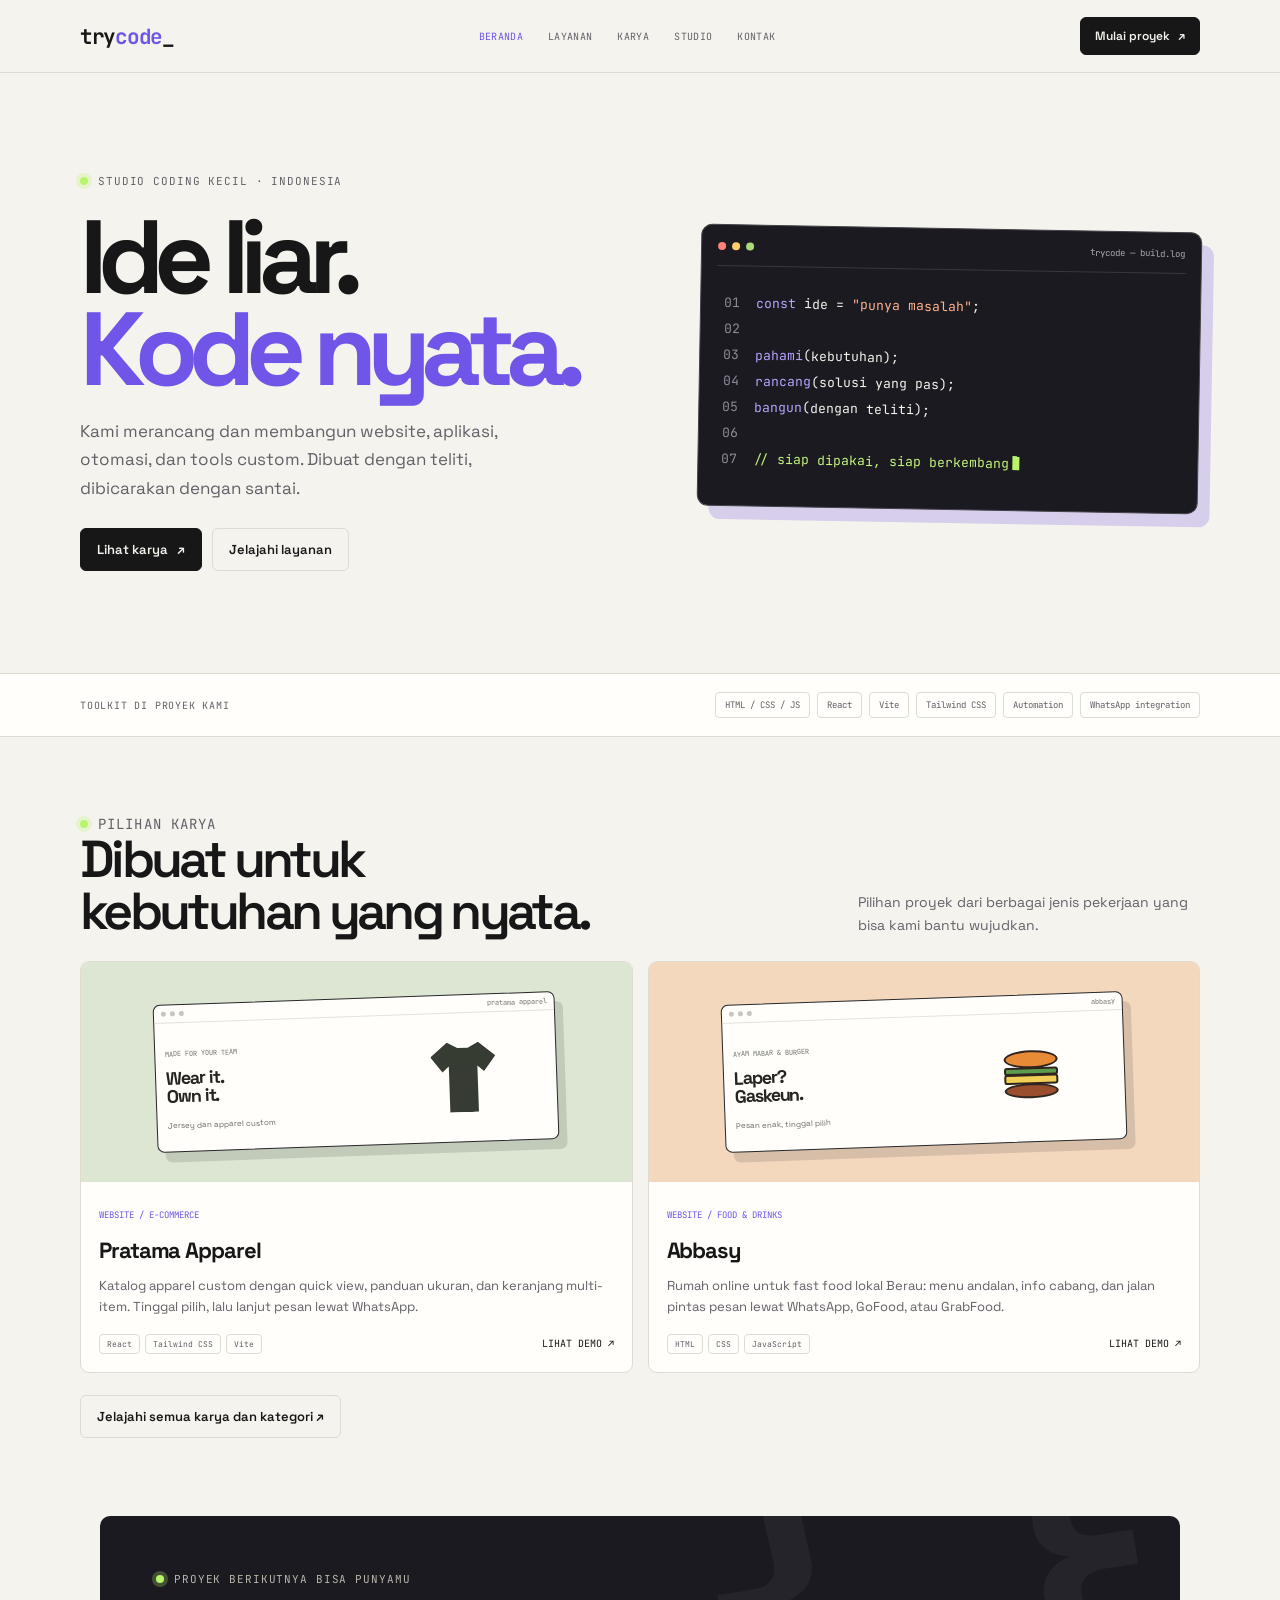
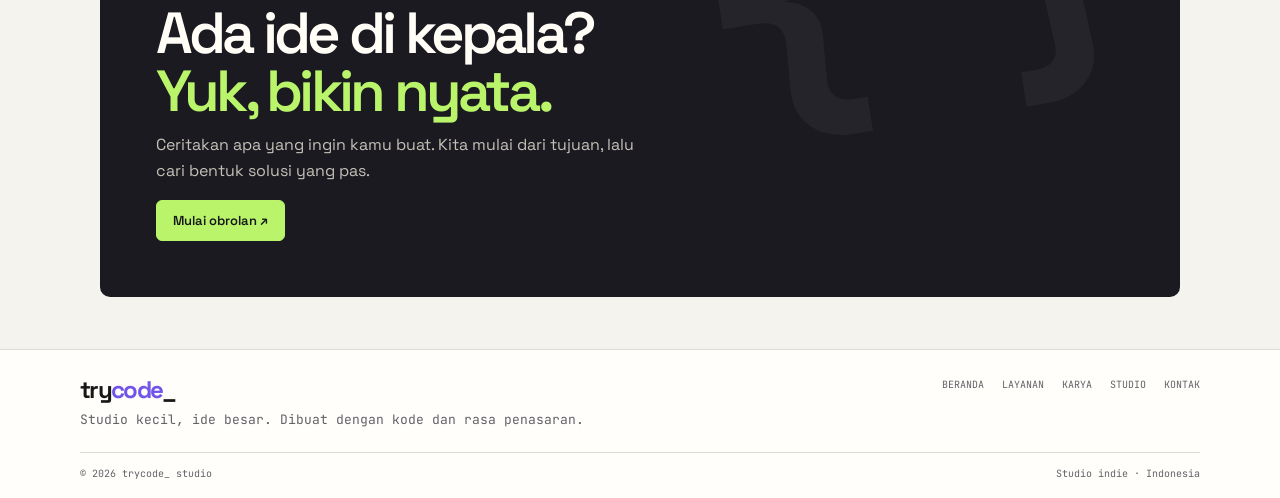
<file: index.html>
<!doctype html>
<html lang="id">
  <head>
    <meta charset="utf-8" />
    <meta name="viewport" content="width=device-width, initial-scale=1, viewport-fit=cover" />
    <title>trycode_ studio | Ide jadi nyata</title>
    <meta name="description" content="Studio coding independen untuk website, aplikasi, otomasi, dan tools custom. Ide kamu, kita coba jadikan nyata." />
    <link rel="icon" href="favicon/favicon.ico" />
    <link rel="preconnect" href="https://fonts.googleapis.com" />
    <link rel="preconnect" href="https://fonts.gstatic.com" crossorigin />
    <link href="https://fonts.googleapis.com/css2?family=JetBrains+Mono:wght@400;500;700&family=Space+Grotesk:wght@400;500;600;700&display=swap" rel="stylesheet" />
    <link rel="stylesheet" href="studio-pages.css" />
    <link rel="stylesheet" href="home.css" />
    <link rel="stylesheet" href="site-shell.css" />
  </head>
  <body>
    <header class="site-header">
      <div class="site-shell site-header-inner">
        <a class="site-brand" href="index.html" aria-label="trycode studio, beranda">try<b>code</b>_</a>
        <nav class="site-nav" aria-label="Navigasi utama">
          <a href="index.html" aria-current="page">BERANDA</a>
          <a href="layanan.html">LAYANAN</a>
          <a href="portfolio.html">KARYA</a>
          <a href="studio.html">STUDIO</a>
          <a href="kontak.html">KONTAK</a>
        </nav>
        <a class="site-action" href="kontak.html">Mulai proyek <span aria-hidden="true">↗</span></a>
      </div>
    </header>
    <main>
      <section class="home-hero site-shell">
        <div class="home-hero-copy">
          <p class="home-kicker">Studio coding kecil · Indonesia</p>
          <h1 class="home-title">Ide liar.<br /><em>Kode nyata.</em></h1>
          <p class="home-intro">Kami merancang dan membangun website, aplikasi, otomasi, dan tools custom. Dibuat dengan teliti, dibicarakan dengan santai.</p>
          <div class="home-cta">
            <a class="home-btn" href="portfolio.html">Lihat karya <span aria-hidden="true">↗</span></a>
            <a class="home-btn secondary" href="layanan.html">Jelajahi layanan</a>
          </div>
        </div>
        <div class="studio-console" aria-label="Contoh alur kerja trycode studio" role="img">
          <div class="console-top"><i></i><i></i><i></i><span>trycode — build.log</span></div>
          <div class="console-code"><span class="code-muted">01</span>  <span class="code-violet">const</span> ide = <span class="code-peach">"punya masalah"</span>;
<span class="code-muted">02</span>
<span class="code-muted">03</span>  <span class="code-violet">pahami</span>(kebutuhan);
<span class="code-muted">04</span>  <span class="code-violet">rancang</span>(solusi yang pas);
<span class="code-muted">05</span>  <span class="code-violet">bangun</span>(dengan teliti);
<span class="code-muted">06</span>
<span class="code-muted">07</span>  <span class="code-mint">// siap dipakai, siap berkembang</span><span class="console-cursor"></span></div>
        </div>
      </section>

      <section class="skill-strip" aria-label="Teknologi yang digunakan dalam karya">
        <div class="site-shell skill-strip-inner">
          <span class="skill-label">Toolkit di proyek kami</span>
          <div class="skill-list"><span>HTML / CSS / JS</span><span>React</span><span>Vite</span><span>Tailwind CSS</span><span>Automation</span><span>WhatsApp integration</span></div>
        </div>
      </section>

      <section class="home-work site-shell" aria-labelledby="selected-work">
        <div class="home-section-head"><div><p class="eyebrow"><span class="dot"></span> PILIHAN KARYA</p><h2 id="selected-work">Dibuat untuk kebutuhan yang nyata.</h2></div><p>Pilihan proyek dari berbagai jenis pekerjaan yang bisa kami bantu wujudkan.</p></div>
        <div class="home-projects" id="home-projects" aria-live="polite"></div>
        <div style="margin-top:22px"><a class="home-btn secondary" href="portfolio.html">Jelajahi semua karya dan kategori ↗</a></div>
      </section>

      <section class="home-end site-shell site-cta">
        <p class="home-kicker">PROYEK BERIKUTNYA BISA PUNYAMU</p>
        <h2>Ada ide di kepala?<br /><em>Yuk, bikin nyata.</em></h2>
        <p>Ceritakan apa yang ingin kamu buat. Kita mulai dari tujuan, lalu cari bentuk solusi yang pas.</p>
        <a class="home-btn" href="kontak.html">Mulai obrolan ↗</a>
      </section>
    </main>
    <footer class="site-footer">
      <div class="site-shell site-footer-inner">
        <div class="site-footer-main">
          <div><a class="site-footer-brand" href="index.html">try<b>code</b>_</a><p class="site-footer-note">Studio kecil, ide besar. Dibuat dengan kode dan rasa penasaran.</p></div>
          <nav class="site-footer-nav" aria-label="Navigasi footer"><a href="index.html">BERANDA</a><a href="layanan.html">LAYANAN</a><a href="portfolio.html">KARYA</a><a href="studio.html">STUDIO</a><a href="kontak.html">KONTAK</a></nav>
        </div>
        <div class="site-footer-bottom"><span>© <span class="year">2026</span> trycode_ studio</span><span>Studio indie · Indonesia</span></div>
      </div>
    </footer>
    <script src="projects.js"></script>
    <script>document.querySelectorAll('.year').forEach(function(el){el.textContent=new Date().getFullYear()})</script>
  </body>
</html>
</file>
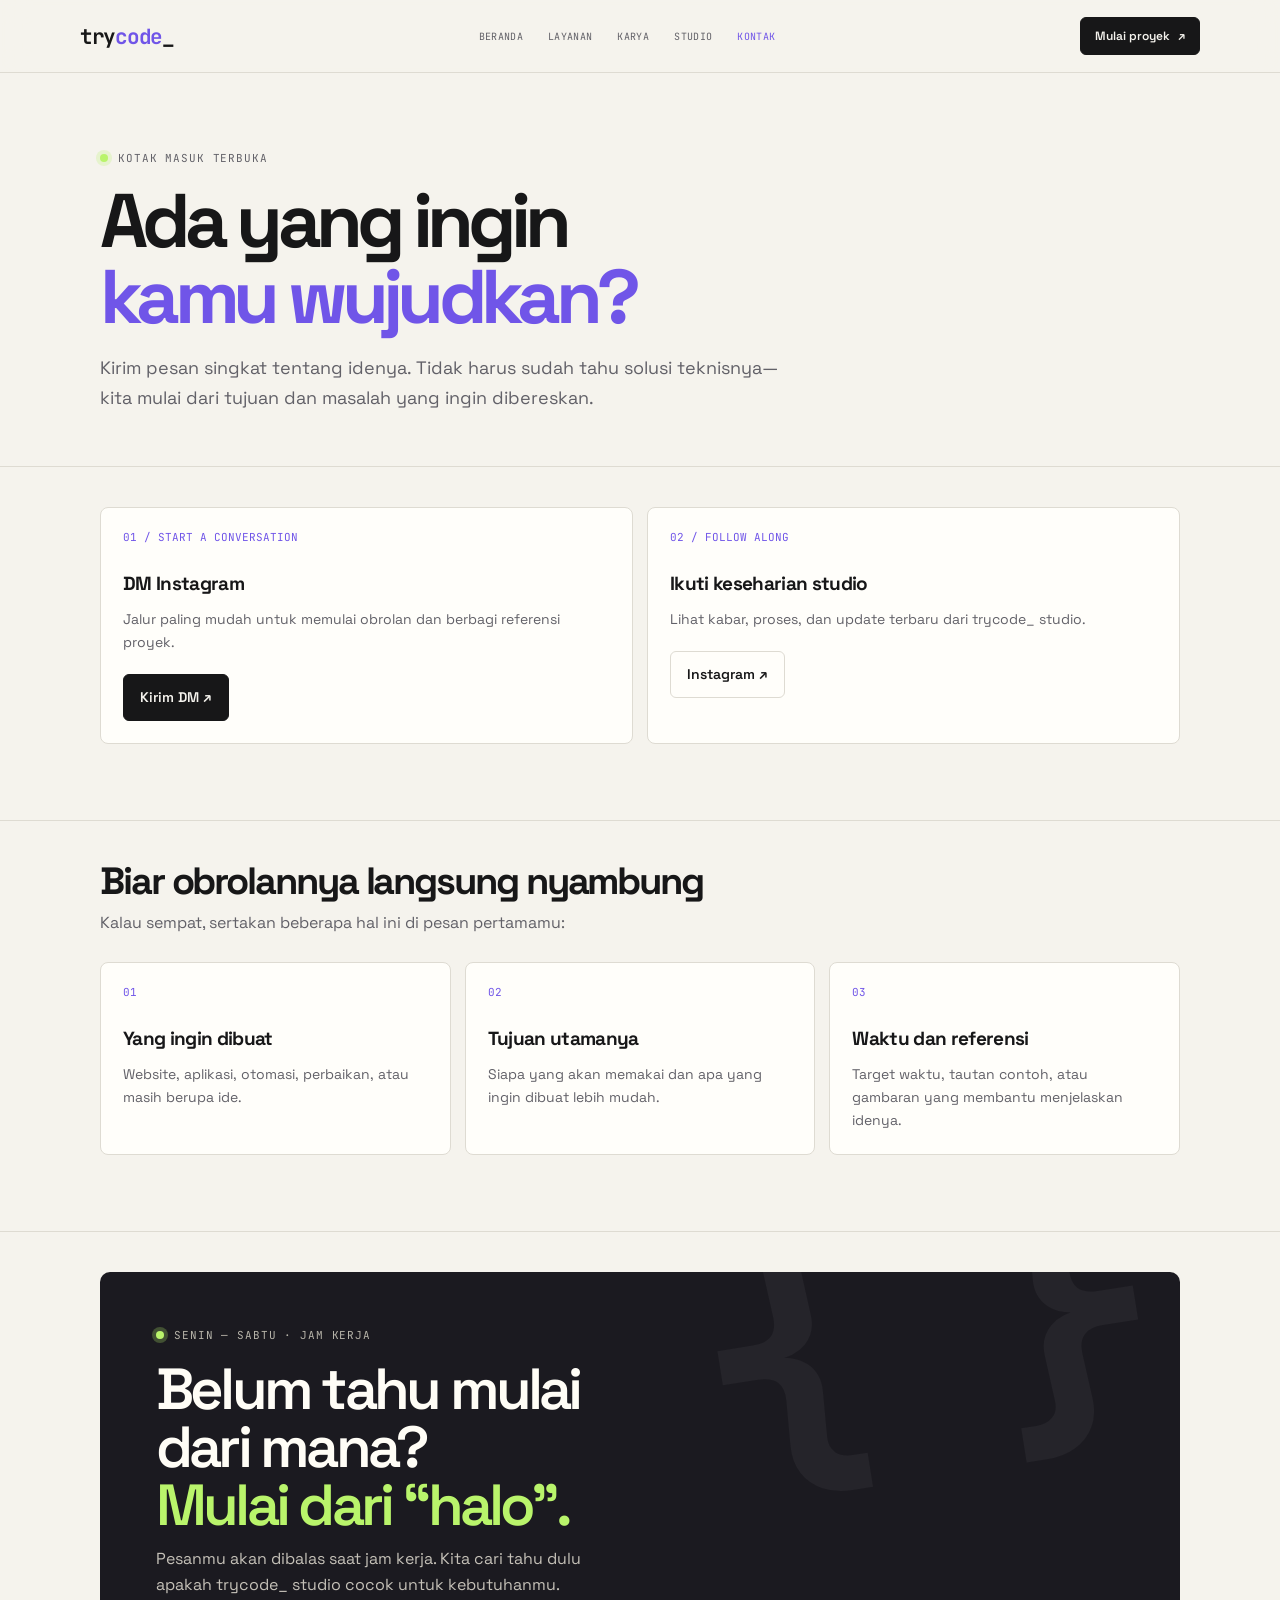
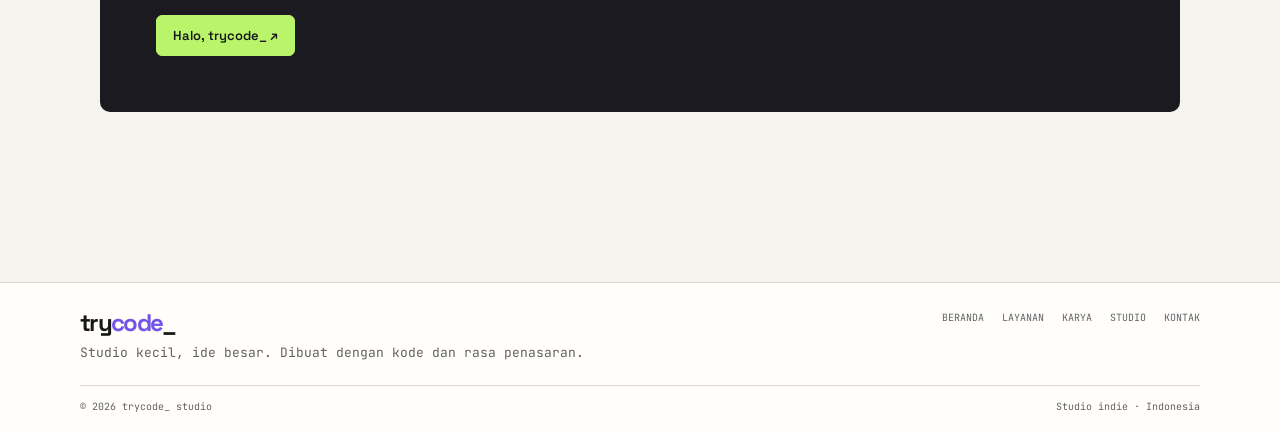
<file: kontak.html>
<!doctype html>
<html lang="id"><head><meta charset="utf-8"/><meta name="viewport" content="width=device-width,initial-scale=1,viewport-fit=cover"/><meta name="description" content="Hubungi trycode_ studio untuk membicarakan website, aplikasi, otomasi, perbaikan, dan kebutuhan coding custom."/><title>Kontak | trycode_ studio</title><link rel="icon" href="favicon/favicon.ico"/><link rel="preconnect" href="https://fonts.googleapis.com"/><link rel="preconnect" href="https://fonts.gstatic.com" crossorigin/><link href="https://fonts.googleapis.com/css2?family=JetBrains+Mono:wght@400;500;700&family=Space+Grotesk:wght@400;500;600;700&display=swap" rel="stylesheet"/><link rel="stylesheet" href="studio-pages.css"/><link rel="stylesheet" href="site-shell.css"/></head>
<body><header class="site-header"><div class="site-shell site-header-inner"><a class="site-brand" href="index.html">try<b>code</b>_</a><nav class="site-nav" aria-label="Navigasi utama"><a href="index.html">BERANDA</a><a href="layanan.html">LAYANAN</a><a href="portfolio.html">KARYA</a><a href="studio.html">STUDIO</a><a href="kontak.html" aria-current="page">KONTAK</a></nav><a class="site-action" href="kontak.html">Mulai proyek <span aria-hidden="true">↗</span></a></div></header>
<main><section class="page-hero wrap"><p class="eyebrow"><span class="dot"></span> KOTAK MASUK TERBUKA</p><h1>Ada yang ingin<br/><em>kamu wujudkan?</em></h1><p class="page-lead">Kirim pesan singkat tentang idenya. Tidak harus sudah tahu solusi teknisnya—kita mulai dari tujuan dan masalah yang ingin dibereskan.</p></section>
<section class="section"><div class="wrap grid-2"><article class="panel"><span class="service-number">01 / START A CONVERSATION</span><h3>DM Instagram</h3><p>Jalur paling mudah untuk memulai obrolan dan berbagi referensi proyek.</p><p style="margin-top:20px"><a class="button" href="https://ig.me/m/trycode_studio" target="_blank" rel="noopener">Kirim DM ↗</a></p></article><article class="panel"><span class="service-number">02 / FOLLOW ALONG</span><h3>Ikuti keseharian studio</h3><p>Lihat kabar, proses, dan update terbaru dari trycode_ studio.</p><p style="margin-top:20px"><a class="button outline" href="https://instagram.com/trycode_studio" target="_blank" rel="noopener">Instagram ↗</a></p></article></div></section>
<section class="section"><div class="wrap"><div class="section-heading"><h2>Biar obrolannya langsung nyambung</h2><p>Kalau sempat, sertakan beberapa hal ini di pesan pertamamu:</p></div><div class="grid-3"><article class="panel"><span class="service-number">01</span><h3>Yang ingin dibuat</h3><p>Website, aplikasi, otomasi, perbaikan, atau masih berupa ide.</p></article><article class="panel"><span class="service-number">02</span><h3>Tujuan utamanya</h3><p>Siapa yang akan memakai dan apa yang ingin dibuat lebih mudah.</p></article><article class="panel"><span class="service-number">03</span><h3>Waktu dan referensi</h3><p>Target waktu, tautan contoh, atau gambaran yang membantu menjelaskan idenya.</p></article></div></div></section>
<section class="section"><div class="wrap callout site-cta"><p class="eyebrow"><span class="dot"></span> SENIN — SABTU · JAM KERJA</p><h2>Belum tahu mulai dari mana?<br/><em>Mulai dari “halo”.</em></h2><p>Pesanmu akan dibalas saat jam kerja. Kita cari tahu dulu apakah trycode_ studio cocok untuk kebutuhanmu.</p><a class="button" href="https://ig.me/m/trycode_studio" target="_blank" rel="noopener">Halo, trycode_ ↗</a></div></section></main>
<footer class="site-footer"><div class="site-shell site-footer-inner"><div class="site-footer-main"><div><a class="site-footer-brand" href="index.html">try<b>code</b>_</a><p class="site-footer-note">Studio kecil, ide besar. Dibuat dengan kode dan rasa penasaran.</p></div><nav class="site-footer-nav" aria-label="Navigasi footer"><a href="index.html">BERANDA</a><a href="layanan.html">LAYANAN</a><a href="portfolio.html">KARYA</a><a href="studio.html">STUDIO</a><a href="kontak.html">KONTAK</a></nav></div><div class="site-footer-bottom"><span>© <span class="year">2026</span> trycode_ studio</span><span>Studio indie · Indonesia</span></div></div></footer><script>document.querySelectorAll('.year').forEach(function(el){el.textContent=new Date().getFullYear()})</script></body></html>
</file>
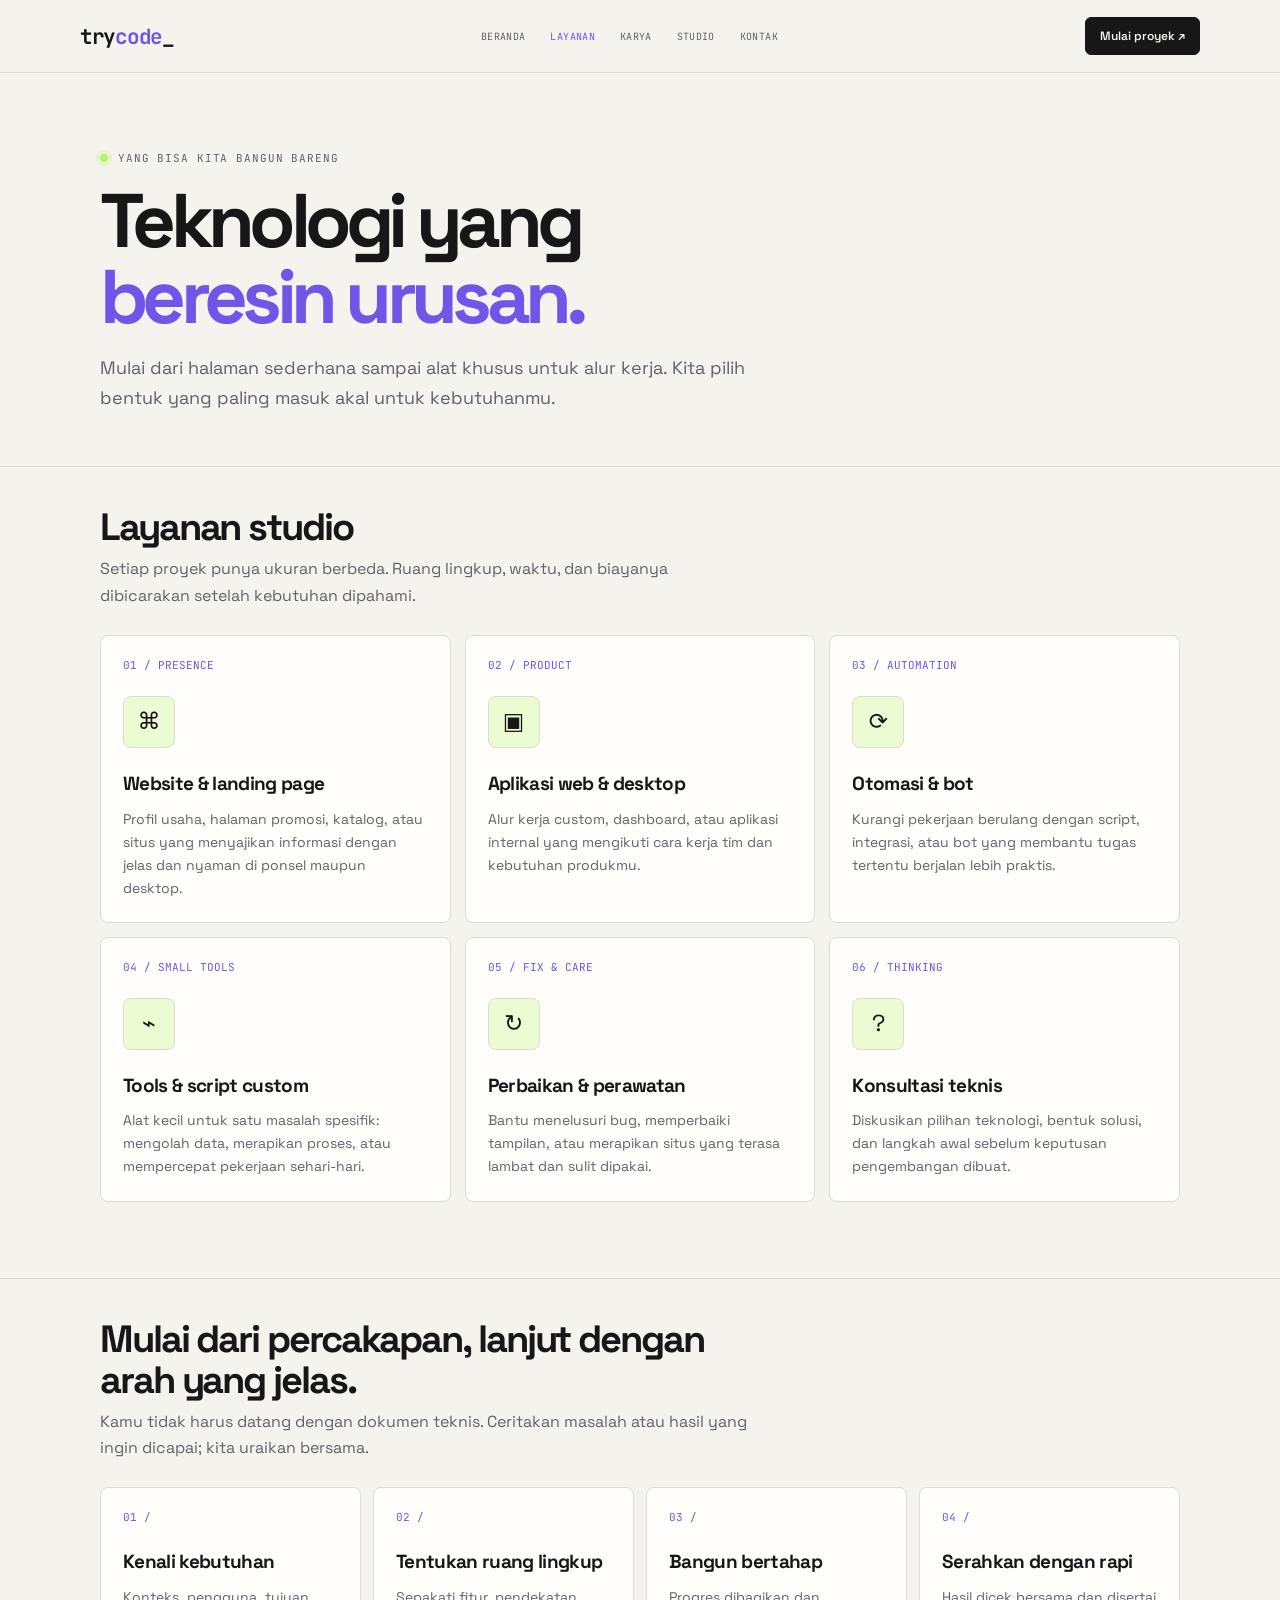
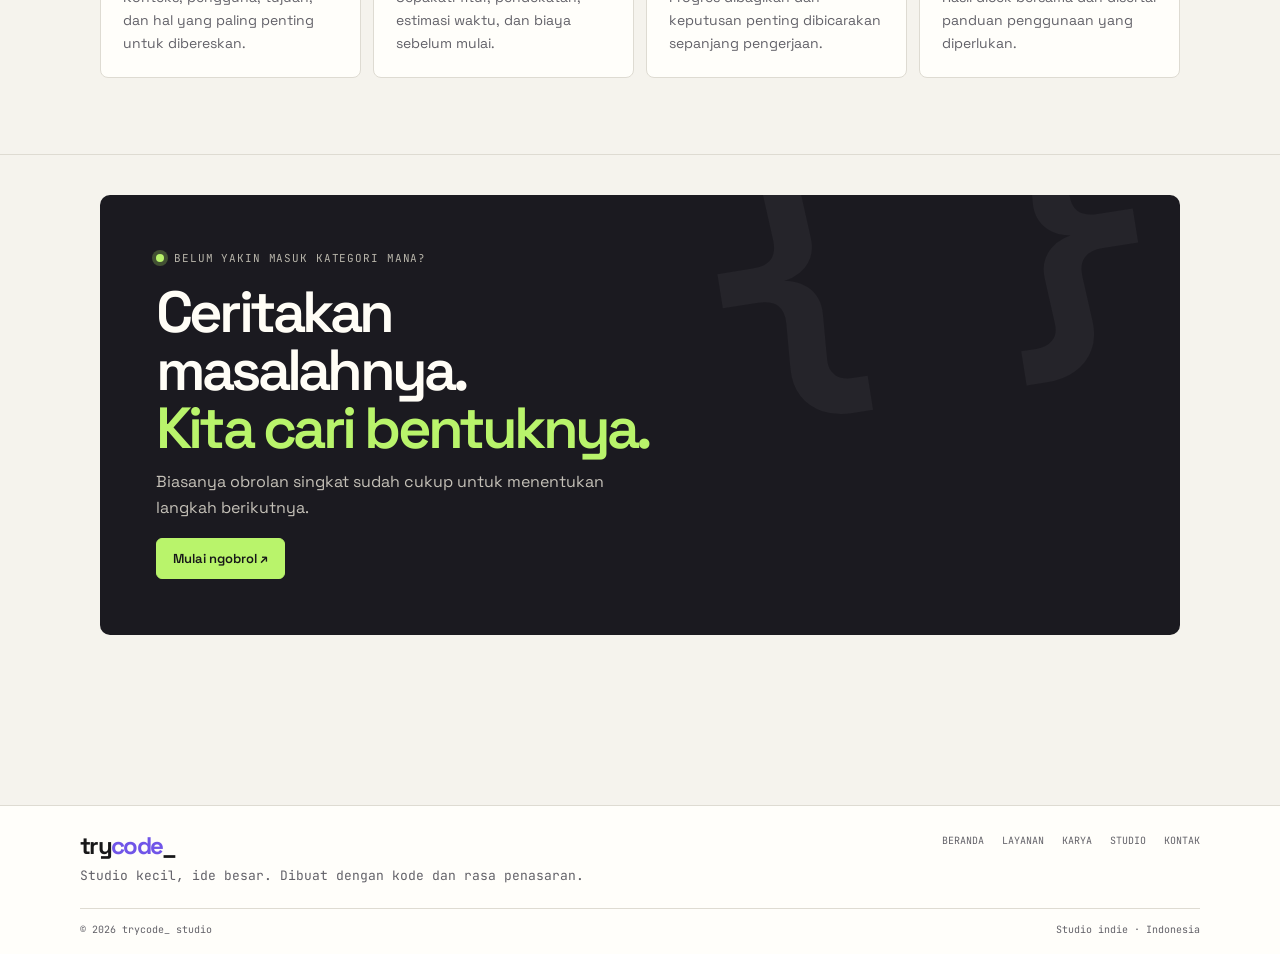
<file: layanan.html>
<!doctype html>
<html lang="id"><head><meta charset="utf-8"/><meta name="viewport" content="width=device-width,initial-scale=1,viewport-fit=cover"/><meta name="description" content="Layanan trycode_ studio: website, aplikasi, otomasi, tools custom, perbaikan, dan konsultasi teknis."/><title>Layanan | trycode_ studio</title><link rel="icon" href="favicon/favicon.ico"/><link rel="preconnect" href="https://fonts.googleapis.com"/><link rel="preconnect" href="https://fonts.gstatic.com" crossorigin/><link href="https://fonts.googleapis.com/css2?family=JetBrains+Mono:wght@400;500;700&family=Space+Grotesk:wght@400;500;600;700&display=swap" rel="stylesheet"/><link rel="stylesheet" href="studio-pages.css"/><link rel="stylesheet" href="site-shell.css"/></head>
<body><header class="site-header"><div class="site-shell site-header-inner"><a class="site-brand" href="index.html">try<b>code</b>_</a><nav class="site-nav" aria-label="Navigasi utama"><a href="index.html">BERANDA</a><a href="layanan.html" aria-current="page">LAYANAN</a><a href="portfolio.html">KARYA</a><a href="studio.html">STUDIO</a><a href="kontak.html">KONTAK</a></nav><a class="site-action" href="kontak.html">Mulai proyek ↗</a></div></header>
<main><section class="page-hero wrap"><p class="eyebrow"><span class="dot"></span> YANG BISA KITA BANGUN BARENG</p><h1>Teknologi yang<br/><em>beresin urusan.</em></h1><p class="page-lead">Mulai dari halaman sederhana sampai alat khusus untuk alur kerja. Kita pilih bentuk yang paling masuk akal untuk kebutuhanmu.</p></section>
<section class="section"><div class="wrap"><div class="section-heading"><h2>Layanan studio</h2><p>Setiap proyek punya ukuran berbeda. Ruang lingkup, waktu, dan biayanya dibicarakan setelah kebutuhan dipahami.</p></div><div class="grid-3">
<article class="panel"><span class="service-number">01 / PRESENCE</span><div class="service-symbol" aria-hidden="true">⌘</div><h3>Website &amp; landing page</h3><p>Profil usaha, halaman promosi, katalog, atau situs yang menyajikan informasi dengan jelas dan nyaman di ponsel maupun desktop.</p></article>
<article class="panel"><span class="service-number">02 / PRODUCT</span><div class="service-symbol" aria-hidden="true">▣</div><h3>Aplikasi web &amp; desktop</h3><p>Alur kerja custom, dashboard, atau aplikasi internal yang mengikuti cara kerja tim dan kebutuhan produkmu.</p></article>
<article class="panel"><span class="service-number">03 / AUTOMATION</span><div class="service-symbol" aria-hidden="true">⟳</div><h3>Otomasi &amp; bot</h3><p>Kurangi pekerjaan berulang dengan script, integrasi, atau bot yang membantu tugas tertentu berjalan lebih praktis.</p></article>
<article class="panel"><span class="service-number">04 / SMALL TOOLS</span><div class="service-symbol" aria-hidden="true">⌁</div><h3>Tools &amp; script custom</h3><p>Alat kecil untuk satu masalah spesifik: mengolah data, merapikan proses, atau mempercepat pekerjaan sehari-hari.</p></article>
<article class="panel"><span class="service-number">05 / FIX &amp; CARE</span><div class="service-symbol" aria-hidden="true">↻</div><h3>Perbaikan &amp; perawatan</h3><p>Bantu menelusuri bug, memperbaiki tampilan, atau merapikan situs yang terasa lambat dan sulit dipakai.</p></article>
<article class="panel"><span class="service-number">06 / THINKING</span><div class="service-symbol" aria-hidden="true">?</div><h3>Konsultasi teknis</h3><p>Diskusikan pilihan teknologi, bentuk solusi, dan langkah awal sebelum keputusan pengembangan dibuat.</p></article>
</div></div></section>
<section class="section"><div class="wrap"><div class="section-heading"><h2>Mulai dari percakapan, lanjut dengan arah yang jelas.</h2><p>Kamu tidak harus datang dengan dokumen teknis. Ceritakan masalah atau hasil yang ingin dicapai; kita uraikan bersama.</p></div><div class="list-steps"><article class="panel step"><h3>Kenali kebutuhan</h3><p>Konteks, pengguna, tujuan, dan hal yang paling penting untuk dibereskan.</p></article><article class="panel step"><h3>Tentukan ruang lingkup</h3><p>Sepakati fitur, pendekatan, estimasi waktu, dan biaya sebelum mulai.</p></article><article class="panel step"><h3>Bangun bertahap</h3><p>Progres dibagikan dan keputusan penting dibicarakan sepanjang pengerjaan.</p></article><article class="panel step"><h3>Serahkan dengan rapi</h3><p>Hasil dicek bersama dan disertai panduan penggunaan yang diperlukan.</p></article></div></div></section>
<section class="section"><div class="wrap callout site-cta"><p class="eyebrow"><span class="dot"></span> BELUM YAKIN MASUK KATEGORI MANA?</p><h2>Ceritakan masalahnya.<br/><em>Kita cari bentuknya.</em></h2><p>Biasanya obrolan singkat sudah cukup untuk menentukan langkah berikutnya.</p><a class="button" href="kontak.html">Mulai ngobrol ↗</a></div></section></main>
<footer class="site-footer"><div class="site-shell site-footer-inner"><div class="site-footer-main"><div><a class="site-footer-brand" href="index.html">try<b>code</b>_</a><p class="site-footer-note">Studio kecil, ide besar. Dibuat dengan kode dan rasa penasaran.</p></div><nav class="site-footer-nav" aria-label="Navigasi footer"><a href="index.html">BERANDA</a><a href="layanan.html">LAYANAN</a><a href="portfolio.html">KARYA</a><a href="studio.html">STUDIO</a><a href="kontak.html">KONTAK</a></nav></div><div class="site-footer-bottom"><span>© <span class="year">2026</span> trycode_ studio</span><span>Studio indie · Indonesia</span></div></div></footer><script>document.querySelectorAll('.year').forEach(function(el){el.textContent=new Date().getFullYear()})</script></body></html>
</file>
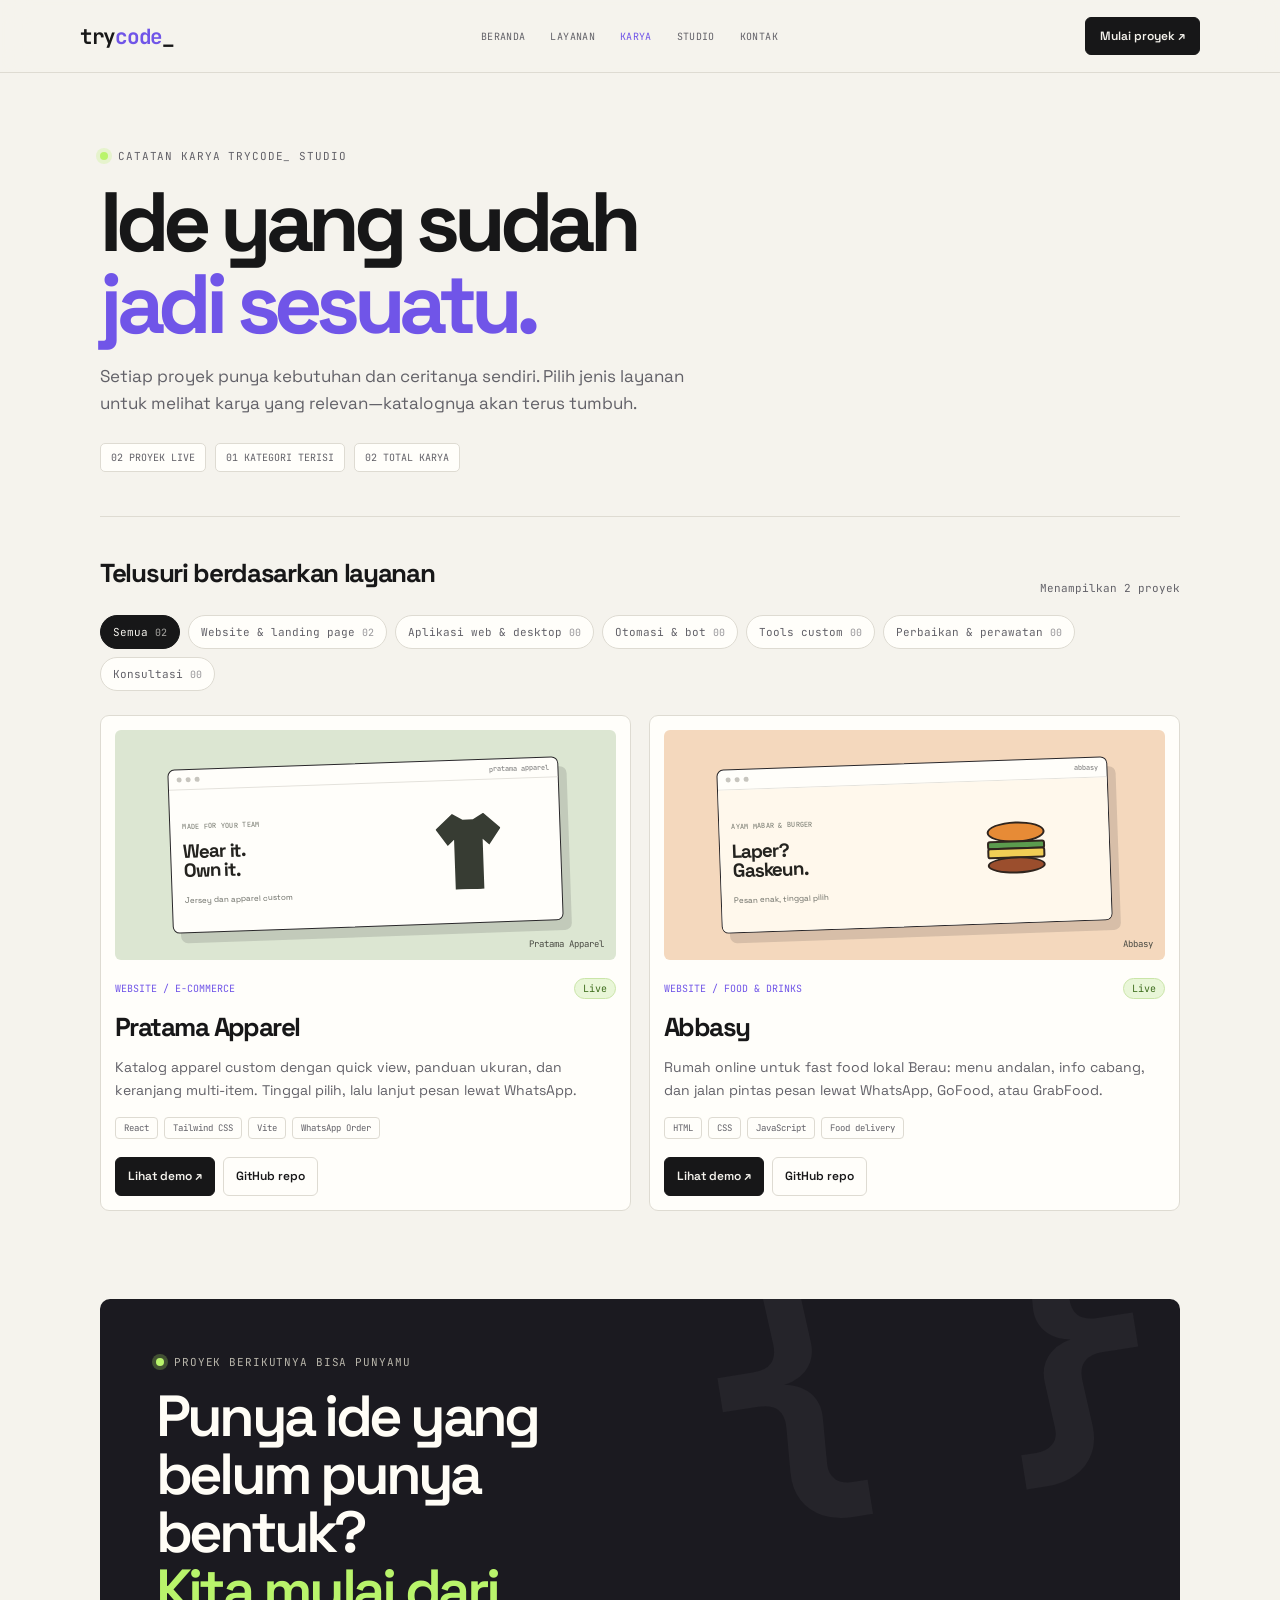
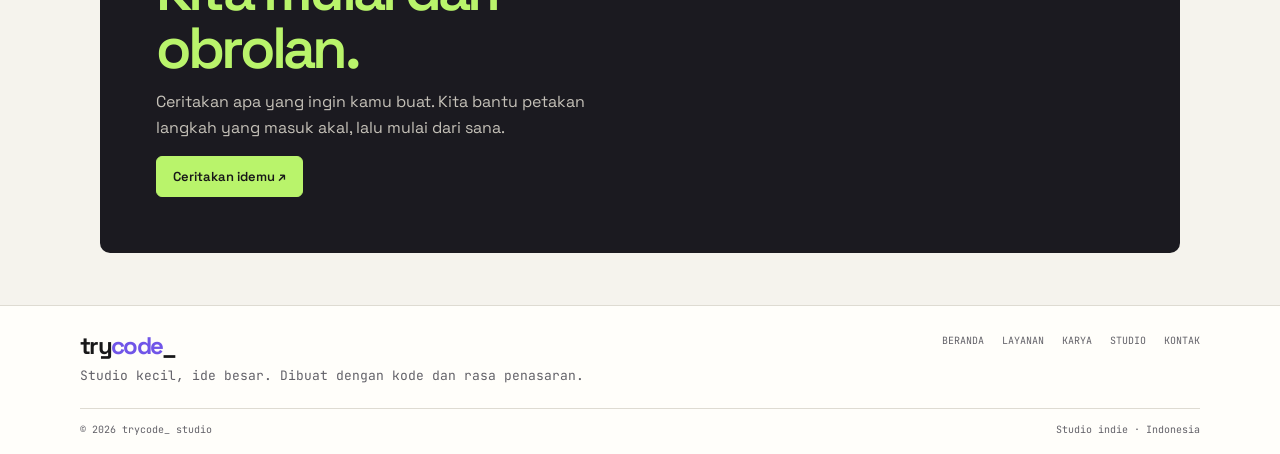
<file: portfolio.html>
<!doctype html>
<html lang="id">
  <head>
    <meta charset="utf-8" />
    <meta name="viewport" content="width=device-width, initial-scale=1, viewport-fit=cover" />
    <meta name="description" content="Jelajahi karya trycode_ studio berdasarkan jenis layanan: website, landing page, aplikasi, otomasi, dan tools custom." />
    <title>Karya & Proyek | trycode_ studio</title>
    <link rel="icon" type="image/x-icon" href="favicon/favicon.ico" />
    <link rel="preconnect" href="https://fonts.googleapis.com" />
    <link rel="preconnect" href="https://fonts.gstatic.com" crossorigin />
    <link href="https://fonts.googleapis.com/css2?family=JetBrains+Mono:wght@400;500;700&family=Space+Grotesk:wght@400;500;600;700&display=swap" rel="stylesheet" />
    <style>
      :root { color-scheme:light dark; --bg:#f5f3ed; --surface:#fffefa; --ink:#171718; --muted:#626168; --line:#dedbd2; --violet:#7055e8; --mint:#b9f46b; box-sizing:border-box; }
      @media(prefers-color-scheme:dark){:root{--bg:#151515;--surface:#20201f;--ink:#f4f1e9;--muted:#aaa79e;--line:#393834;--violet:#b5a5ff;--mint:#b9f46b;color-scheme:dark}}
      *{box-sizing:inherit} html{scroll-behavior:smooth} body{margin:0;background:var(--bg);background-image:radial-gradient(var(--line) .7px,transparent .7px);background-size:20px 20px;color:var(--ink);font:16px/1.6 "Space Grotesk",system-ui,sans-serif} a{color:inherit} a:focus-visible,button:focus-visible{outline:3px solid var(--mint);outline-offset:3px}.wrap{width:min(1080px,calc(100% - 40px));margin:auto}.mono{font-family:"JetBrains Mono",monospace}
      header{position:sticky;top:0;z-index:5;background:color-mix(in srgb,var(--bg) 88%,transparent);backdrop-filter:blur(14px);border-bottom:1px solid var(--line)}header .wrap{height:68px;display:flex;align-items:center;justify-content:space-between}.logo{font:700 21px "JetBrains Mono",monospace;letter-spacing:-.5px;text-decoration:none;color:var(--ink)}.logo b{color:var(--violet)}.nav{display:flex;gap:22px}.nav a{font:11px "JetBrains Mono",monospace;text-decoration:none;color:var(--muted)}.nav a:hover{color:var(--violet)}.button{display:inline-flex;align-items:center;justify-content:center;gap:8px;padding:11px 16px;border:1px solid var(--ink);border-radius:6px;background:var(--ink);color:var(--bg);font-weight:600;text-decoration:none;transition:transform .2s,background .2s,color .2s}.button:hover{transform:translateY(-2px);background:var(--violet);border-color:var(--violet);color:#fff}.button.outline{background:transparent;color:var(--ink);border-color:var(--line)}.button.outline:hover{background:var(--violet);border-color:var(--violet);color:#fff}
      .hero{padding:76px 0 44px}.eyebrow{display:flex;align-items:center;gap:10px;margin:0 0 18px;color:var(--muted);font:11px "JetBrains Mono",monospace;letter-spacing:.08em;text-transform:uppercase}.dot{width:8px;height:8px;border-radius:50%;background:var(--mint);box-shadow:0 0 0 4px color-mix(in srgb,var(--mint) 25%,transparent)}h1{max-width:760px;margin:0;font-size:clamp(46px,8vw,84px);line-height:.98;letter-spacing:-.075em}h1 em{font-style:normal;color:var(--violet)}.hero-copy{max-width:56ch;color:var(--muted);font-size:17px}.hero-meta{display:flex;gap:9px;flex-wrap:wrap;margin-top:26px}.meta-chip{padding:7px 10px;border:1px solid var(--line);border-radius:5px;background:var(--surface);font:10px "JetBrains Mono",monospace;color:var(--muted)}
      .catalog{padding:36px 0 88px;border-top:1px solid var(--line)}.catalog-head{display:flex;justify-content:space-between;align-items:end;gap:20px;margin-bottom:20px}.catalog-head h2{margin:0;font-size:26px;letter-spacing:-.05em}.result-count{color:var(--muted);font:11px "JetBrains Mono",monospace}.filters{display:flex;gap:8px;flex-wrap:wrap;margin:0 0 24px}.filter{padding:9px 12px;border:1px solid var(--line);border-radius:99px;background:var(--surface);color:var(--muted);font:11px "JetBrains Mono",monospace;cursor:pointer;transition:background .18s,color .18s,border-color .18s,transform .18s}.filter:hover{transform:translateY(-2px);border-color:var(--violet);color:var(--ink)}.filter[aria-pressed="true"]{background:var(--ink);border-color:var(--ink);color:var(--bg)}.filter small{opacity:.65;font-size:10px}.projects{display:grid;grid-template-columns:repeat(2,minmax(0,1fr));gap:18px}.project{padding:14px;border:1px solid var(--line);border-radius:9px;background:var(--surface);animation:appear .3s ease both}.project[hidden]{display:none}@keyframes appear{from{opacity:0;transform:translateY(7px)}to{opacity:1;transform:translateY(0)}}
      .project-art{height:230px;display:grid;place-items:center;position:relative;overflow:hidden;border-radius:6px;margin-bottom:18px;background:#e8e5fa}.project.apparel .project-art{background:#dce6d2}.project.food .project-art{background:#f4d8bd}.window{width:78%;overflow:hidden;border:1px solid #29272a;border-radius:7px;background:#fffefa;color:#24231f;box-shadow:8px 10px #1a192022;transform:rotate(-2deg);transition:transform .3s}.project:hover .window{transform:rotate(0) scale(1.035)}.window-bar{height:20px;display:flex;align-items:center;gap:4px;padding:0 8px;border-bottom:1px solid #e4e2dc}.window-bar i{width:5px;height:5px;border-radius:50%;background:#c7c5be}.window-bar span{margin-left:auto;color:#777;font:7px "JetBrains Mono",monospace}.preview-body{display:grid;grid-template-columns:1fr .8fr;align-items:center;gap:8px;height:142px;padding:12px}.preview-copy{align-self:center}.preview-copy small{font:7px "JetBrains Mono",monospace;color:#74776d;letter-spacing:.04em}.preview-copy strong{display:block;margin:5px 0;font:700 19px/1 "Space Grotesk",sans-serif;letter-spacing:-.06em}.preview-copy span{color:#696b64;font-size:8px}.project.food .preview-body{background:#fff8ec}.project-art .apparel-object{width:65px;height:76px}.project-art .food-object{width:78px;height:70px}.art-index{position:absolute;right:12px;bottom:10px;color:#494a43;font:9px "JetBrains Mono",monospace}
      .project-top{display:flex;align-items:center;justify-content:space-between;gap:10px}.project-type,.status{font:10px "JetBrains Mono",monospace}.project-type{color:var(--violet)}.status{padding:3px 8px;border:1px solid #cae5a8;border-radius:99px;background:#e9f6d8;color:#3c6b1b}.project h3{margin:8px 0;font-size:26px;letter-spacing:-.06em}.project p{margin:0 0 16px;color:var(--muted);font-size:14px}.tags{display:flex;flex-wrap:wrap;gap:6px;margin-bottom:18px}.tags span{padding:4px 8px;border:1px solid var(--line);border-radius:4px;color:var(--muted);font:9px "JetBrains Mono",monospace}.project-links{display:flex;flex-wrap:wrap;gap:8px}.project-links .button{padding:9px 12px;font-size:12px}
      .empty{display:none;padding:42px 24px;border:1px dashed var(--line);border-radius:8px;text-align:center;background:var(--surface)}.empty.show{display:block}.empty-mark{margin:0 0 10px;color:var(--violet);font:30px "JetBrains Mono",monospace}.empty h3{margin:0 0 6px;font-size:20px}.empty p{max-width:46ch;margin:0 auto 18px;color:var(--muted);font-size:14px}
      .invite{position:relative;isolation:isolate;overflow:hidden;margin:0 0 52px;padding:clamp(28px,6vw,58px);border-radius:10px;background:#1b1a20;color:#f5f3ed}.invite:after{content:"{ }";position:absolute;z-index:-1;right:5%;top:-.28em;color:#ffffff0b;font:700 clamp(160px,26vw,300px)/1 "JetBrains Mono",monospace;letter-spacing:-.12em;transform:rotate(-9deg)}.invite h2{max-width:14ch;margin:0 0 12px;font-size:clamp(34px,5vw,56px);line-height:1;letter-spacing:-.06em}.invite h2 em{color:var(--mint);font-style:normal}.invite p:not(.eyebrow){max-width:48ch;color:#c5c1b8}.invite .button{background:var(--mint);border-color:var(--mint);color:#171718}.invite .button:hover{background:#fffdf6;border-color:#fffdf6;box-shadow:4px 4px 0 var(--violet)}
      .invite{width:min(1080px,calc(100% - 40px));margin:0 auto 52px;text-align:left}.invite .eyebrow{justify-content:flex-start}.invite h2,.invite p:not(.eyebrow){margin-left:0;margin-right:0}.invite .button{margin-top:8px}
      footer{padding:22px 0;border-top:1px solid var(--line);color:var(--muted);font:11px "JetBrains Mono",monospace}footer .wrap{display:flex;justify-content:space-between;gap:12px}footer a{text-decoration:none}footer a:hover{color:var(--violet)}
      .preview-body{display:grid;grid-template-columns:1fr .8fr;align-items:center;gap:8px;height:142px;padding:12px}.preview-copy{align-self:center}.preview-copy small{font:7px "JetBrains Mono",monospace;color:#74776d;letter-spacing:.04em}.preview-copy strong{display:block;margin:5px 0;font:700 19px/1 "Space Grotesk",sans-serif;letter-spacing:-.06em}.preview-copy span{color:#696b64;font-size:8px}.project.food .preview-body{background:#fff8ec}.preview-object{position:relative;justify-self:center;display:grid;place-items:center;width:65px;height:70px;color:#fff;font:700 20px "Space Grotesk",sans-serif}.apparel-object{background:#373c33;clip-path:polygon(26% 0,42% 8%,58% 8%,74% 0,100% 20%,82% 42%,72% 34%,72% 100%,28% 100%,28% 34%,18% 42%,0 20%)}.food-object{position:relative;width:78px;height:70px}.food-object i{position:absolute;left:9px;width:58px;height:17px;border:2px solid #30251e;border-radius:50%;background:#f5ae43}.food-object i:first-child{top:5px;height:21px;background:#e78b36}.food-object i:nth-child(2){top:24px;height:9px;border-radius:3px;background:#5b9b4e}.food-object i:nth-child(3){top:31px;height:11px;border-radius:3px;background:#f1ce55}.food-object i:nth-child(4){top:40px;background:#9b4e2d}.generic-object{border-radius:50%;background:var(--violet);box-shadow:8px 8px 0 var(--mint)}
      @media(max-width:700px){.projects{grid-template-columns:1fr}.hero{padding-top:54px}.catalog-head{align-items:start;flex-direction:column}.project-art{height:205px}.nav{gap:12px}.nav a{font-size:9px}.header-cta{font-size:12px;padding:9px 11px}}
      @media(max-width:420px){.nav a:first-child{display:none}.wrap{width:min(100% - 28px,1080px)}.filters{gap:6px}.filter{font-size:10px;padding:8px 10px}}
      @media(prefers-reduced-motion:reduce){*,*::before,*::after{scroll-behavior:auto!important;animation-duration:.01ms!important;transition-duration:.01ms!important}}
    </style>
    <link rel="stylesheet" href="site-shell.css" />
  </head>
  <body>
    <header class="site-header"><div class="site-shell site-header-inner"><a class="site-brand" href="index.html">try<b>code</b>_</a><nav class="site-nav" aria-label="Navigasi utama"><a href="index.html">BERANDA</a><a href="layanan.html">LAYANAN</a><a href="portfolio.html" aria-current="page">KARYA</a><a href="studio.html">STUDIO</a><a href="kontak.html">KONTAK</a></nav><a class="site-action" href="kontak.html">Mulai proyek ↗</a></div></header>
    <main>
      <section class="hero wrap"><p class="eyebrow"><span class="dot"></span> CATATAN KARYA TRYCODE_ STUDIO</p><h1>Ide yang sudah<br /><em>jadi sesuatu.</em></h1><p class="hero-copy">Setiap proyek punya kebutuhan dan ceritanya sendiri. Pilih jenis layanan untuk melihat karya yang relevan—katalognya akan terus tumbuh.</p><div class="hero-meta"><span class="meta-chip"><span id="live-count">02</span> PROYEK LIVE</span><span class="meta-chip"><span id="category-count">01</span> KATEGORI TERISI</span><span class="meta-chip"><span id="total-count">02</span> TOTAL KARYA</span></div></section>
      <section class="catalog wrap" aria-labelledby="catalog-title"><div class="catalog-head"><h2 id="catalog-title">Telusuri berdasarkan layanan</h2><span class="result-count" id="result-count" aria-live="polite">Menampilkan 2 proyek</span></div>
        <div class="filters" role="group" aria-label="Filter karya berdasarkan layanan">
          <button class="filter" type="button" data-filter="all" aria-pressed="true">Semua <small>02</small></button>
          <button class="filter" type="button" data-filter="website" aria-pressed="false">Website &amp; landing page <small>02</small></button>
          <button class="filter" type="button" data-filter="apps" aria-pressed="false">Aplikasi web &amp; desktop <small>00</small></button>
          <button class="filter" type="button" data-filter="automation" aria-pressed="false">Otomasi &amp; bot <small>00</small></button>
          <button class="filter" type="button" data-filter="tools" aria-pressed="false">Tools custom <small>00</small></button>
          <button class="filter" type="button" data-filter="maintenance" aria-pressed="false">Perbaikan &amp; perawatan <small>00</small></button>
          <button class="filter" type="button" data-filter="consulting" aria-pressed="false">Konsultasi <small>00</small></button>
        </div>
        <div class="projects" id="projects" aria-live="polite"></div>
        <div class="empty" id="empty" role="status"><p class="empty-mark">{ … }</p><h3>Kategori ini masih kosong.</h3><p>Belum ada karya yang dipajang di sini. Punya kebutuhan di area ini? Bisa jadi proyek berikutnya yang mengisi kategori ini.</p><a class="button" href="kontak.html">Mulai obrolan ↗</a></div>
      </section>
      <section class="invite site-cta"><p class="eyebrow"><span class="dot"></span> PROYEK BERIKUTNYA BISA PUNYAMU</p><h2>Punya ide yang belum punya bentuk?<br /><em>Kita mulai dari obrolan.</em></h2><p>Ceritakan apa yang ingin kamu buat. Kita bantu petakan langkah yang masuk akal, lalu mulai dari sana.</p><a class="button" href="kontak.html">Ceritakan idemu ↗</a></section>
    </main>
    <footer class="site-footer"><div class="site-shell site-footer-inner"><div class="site-footer-main"><div><a class="site-footer-brand" href="index.html">try<b>code</b>_</a><p class="site-footer-note">Studio kecil, ide besar. Dibuat dengan kode dan rasa penasaran.</p></div><nav class="site-footer-nav" aria-label="Navigasi footer"><a href="index.html">BERANDA</a><a href="layanan.html">LAYANAN</a><a href="portfolio.html">KARYA</a><a href="studio.html">STUDIO</a><a href="kontak.html">KONTAK</a></nav></div><div class="site-footer-bottom"><span>© <span id="year">2026</span> trycode_ studio</span><span>Studio indie · Indonesia</span></div></div></footer>
    <script src="projects.js"></script>
    <script>document.getElementById("year").textContent = new Date().getFullYear();</script>
  </body>
</html>
</file>
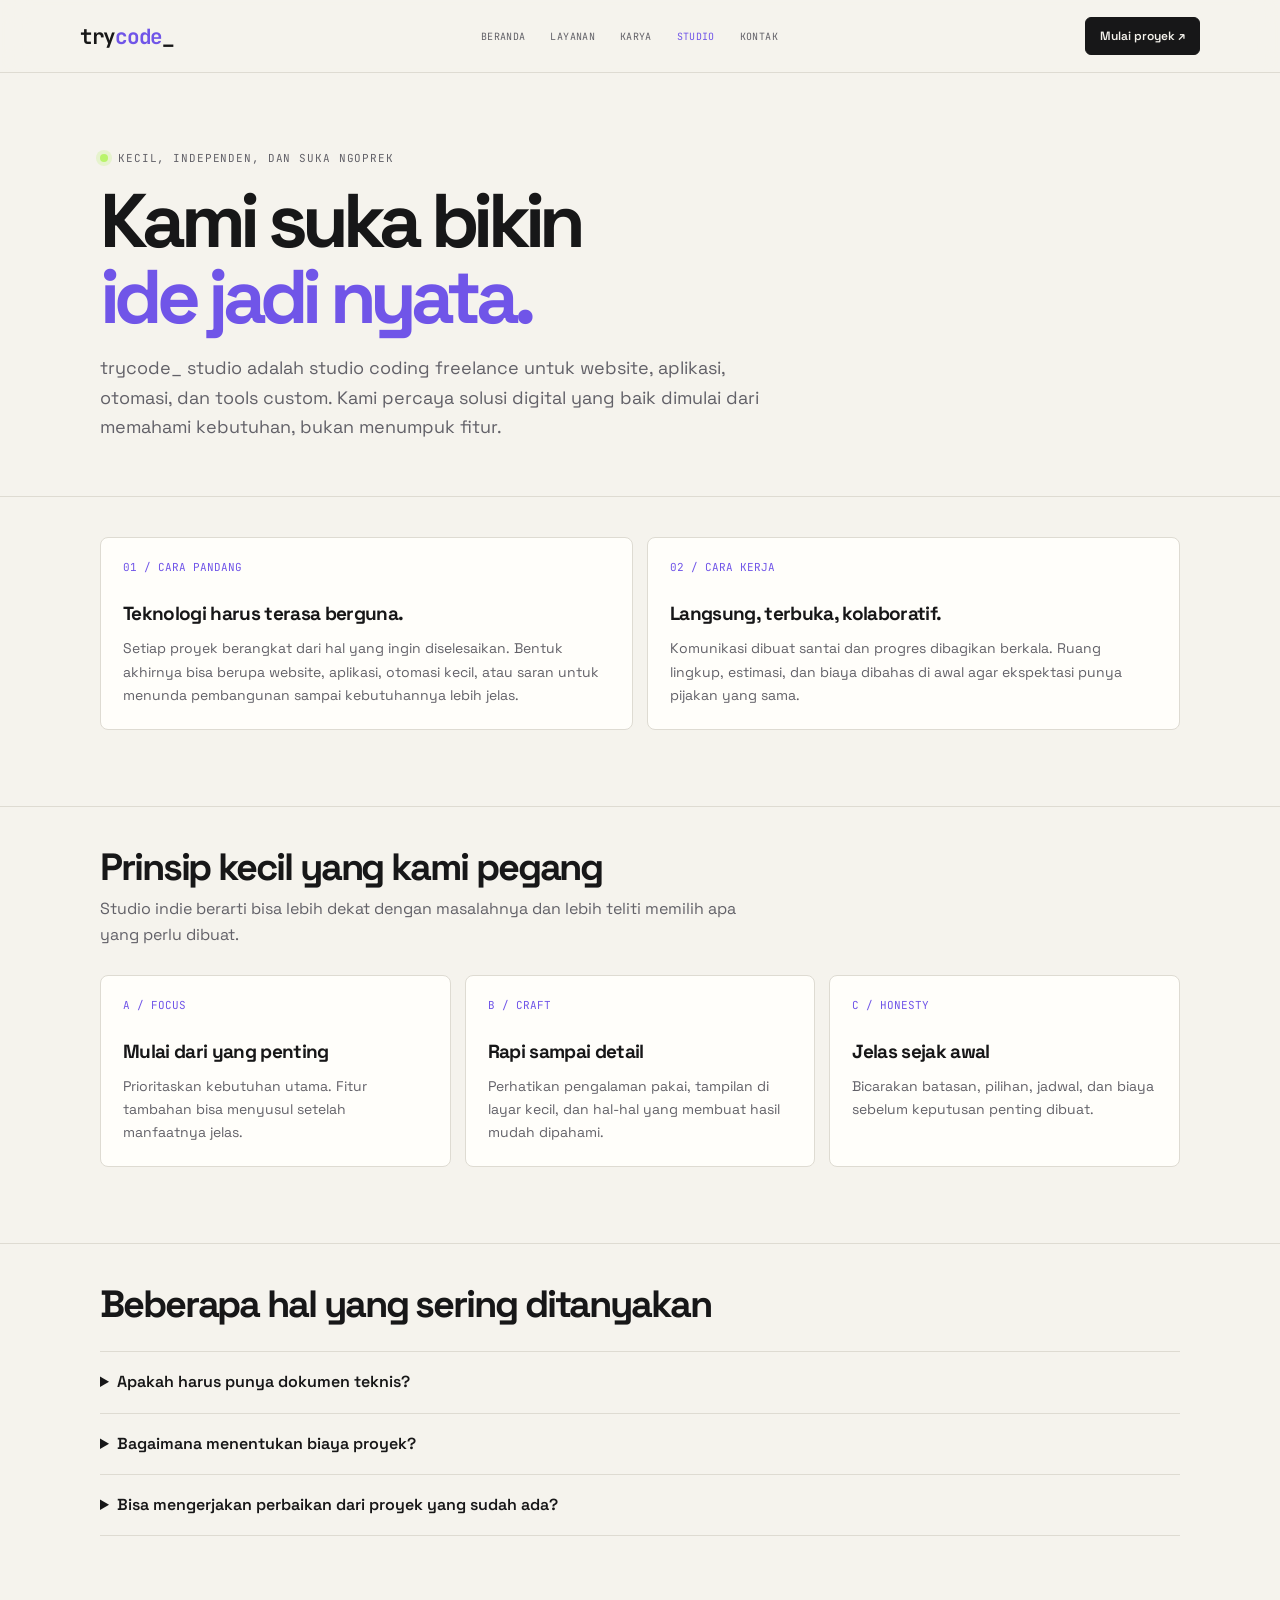
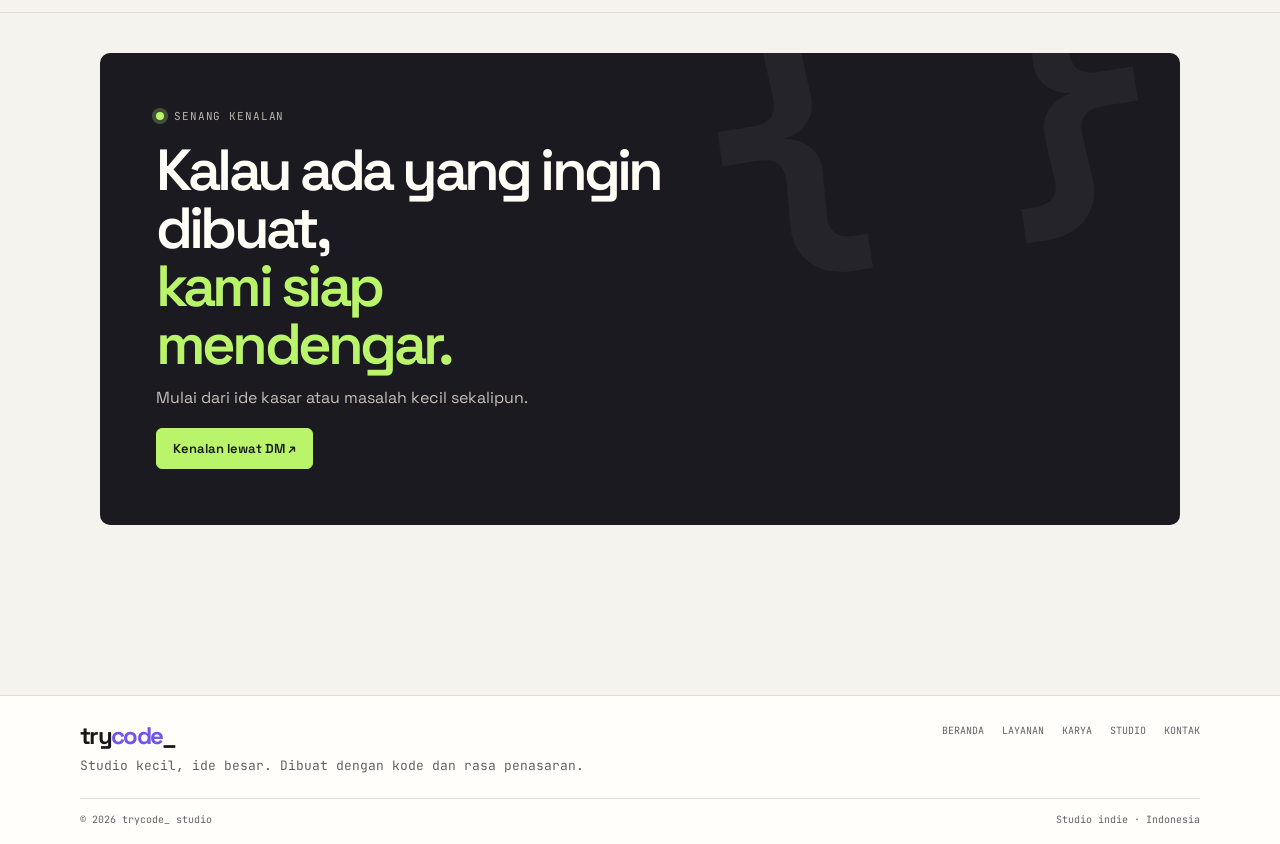
<file: studio.html>
<!doctype html>
<html lang="id"><head><meta charset="utf-8"/><meta name="viewport" content="width=device-width,initial-scale=1,viewport-fit=cover"/><meta name="description" content="Kenalan dengan trycode_ studio: studio coding independen yang mengerjakan solusi digital custom dengan proses terbuka dan komunikasi santai."/><title>Tentang Studio | trycode_ studio</title><link rel="icon" href="favicon/favicon.ico"/><link rel="preconnect" href="https://fonts.googleapis.com"/><link rel="preconnect" href="https://fonts.gstatic.com" crossorigin/><link href="https://fonts.googleapis.com/css2?family=JetBrains+Mono:wght@400;500;700&family=Space+Grotesk:wght@400;500;600;700&display=swap" rel="stylesheet"/><link rel="stylesheet" href="studio-pages.css"/><link rel="stylesheet" href="site-shell.css"/></head>
<body><header class="site-header"><div class="site-shell site-header-inner"><a class="site-brand" href="index.html">try<b>code</b>_</a><nav class="site-nav" aria-label="Navigasi utama"><a href="index.html">BERANDA</a><a href="layanan.html">LAYANAN</a><a href="portfolio.html">KARYA</a><a href="studio.html" aria-current="page">STUDIO</a><a href="kontak.html">KONTAK</a></nav><a class="site-action" href="kontak.html">Mulai proyek ↗</a></div></header>
<main><section class="page-hero wrap"><p class="eyebrow"><span class="dot"></span> KECIL, INDEPENDEN, DAN SUKA NGOPREK</p><h1>Kami suka bikin<br/><em>ide jadi nyata.</em></h1><p class="page-lead">trycode_ studio adalah studio coding freelance untuk website, aplikasi, otomasi, dan tools custom. Kami percaya solusi digital yang baik dimulai dari memahami kebutuhan, bukan menumpuk fitur.</p></section>
<section class="section"><div class="wrap grid-2"><article class="panel"><span class="service-number">01 / CARA PANDANG</span><h3>Teknologi harus terasa berguna.</h3><p>Setiap proyek berangkat dari hal yang ingin diselesaikan. Bentuk akhirnya bisa berupa website, aplikasi, otomasi kecil, atau saran untuk menunda pembangunan sampai kebutuhannya lebih jelas.</p></article><article class="panel"><span class="service-number">02 / CARA KERJA</span><h3>Langsung, terbuka, kolaboratif.</h3><p>Komunikasi dibuat santai dan progres dibagikan berkala. Ruang lingkup, estimasi, dan biaya dibahas di awal agar ekspektasi punya pijakan yang sama.</p></article></div></section>
<section class="section"><div class="wrap"><div class="section-heading"><h2>Prinsip kecil yang kami pegang</h2><p>Studio indie berarti bisa lebih dekat dengan masalahnya dan lebih teliti memilih apa yang perlu dibuat.</p></div><div class="grid-3"><article class="panel"><span class="service-number">A / FOCUS</span><h3>Mulai dari yang penting</h3><p>Prioritaskan kebutuhan utama. Fitur tambahan bisa menyusul setelah manfaatnya jelas.</p></article><article class="panel"><span class="service-number">B / CRAFT</span><h3>Rapi sampai detail</h3><p>Perhatikan pengalaman pakai, tampilan di layar kecil, dan hal-hal yang membuat hasil mudah dipahami.</p></article><article class="panel"><span class="service-number">C / HONESTY</span><h3>Jelas sejak awal</h3><p>Bicarakan batasan, pilihan, jadwal, dan biaya sebelum keputusan penting dibuat.</p></article></div></div></section>
<section class="section"><div class="wrap"><div class="section-heading"><h2>Beberapa hal yang sering ditanyakan</h2></div><div class="faq"><details><summary>Apakah harus punya dokumen teknis?</summary><p>Tidak perlu. Ceritakan tujuan, pengguna, contoh yang disukai, dan kendala yang ada. Detail teknis bisa kita petakan bersama.</p></details><details><summary>Bagaimana menentukan biaya proyek?</summary><p>Biaya bergantung pada ruang lingkup dan kompleksitas. Setelah kebutuhan dipahami, kami kirimkan cakupan, estimasi waktu, dan penawaran sebelum pengerjaan dimulai.</p></details><details><summary>Bisa mengerjakan perbaikan dari proyek yang sudah ada?</summary><p>Bisa dibicarakan. Kirim tautan atau gambaran masalahnya agar kami bisa memahami kondisi awal dan memperkirakan langkah yang diperlukan.</p></details></div></div></section>
<section class="section"><div class="wrap callout site-cta"><p class="eyebrow"><span class="dot"></span> SENANG KENALAN</p><h2>Kalau ada yang ingin dibuat,<br/><em>kami siap mendengar.</em></h2><p>Mulai dari ide kasar atau masalah kecil sekalipun.</p><a class="button" href="kontak.html">Kenalan lewat DM ↗</a></div></section></main>
<footer class="site-footer"><div class="site-shell site-footer-inner"><div class="site-footer-main"><div><a class="site-footer-brand" href="index.html">try<b>code</b>_</a><p class="site-footer-note">Studio kecil, ide besar. Dibuat dengan kode dan rasa penasaran.</p></div><nav class="site-footer-nav" aria-label="Navigasi footer"><a href="index.html">BERANDA</a><a href="layanan.html">LAYANAN</a><a href="portfolio.html">KARYA</a><a href="studio.html">STUDIO</a><a href="kontak.html">KONTAK</a></nav></div><div class="site-footer-bottom"><span>© <span class="year">2026</span> trycode_ studio</span><span>Studio indie · Indonesia</span></div></div></footer><script>document.querySelectorAll('.year').forEach(function(el){el.textContent=new Date().getFullYear()})</script></body></html>
</file>
<file: studio-pages.css>
:root{--bg:#f5f3ed;--surface:#fffefa;--ink:#171718;--muted:#626168;--line:#dedbd2;--violet:#7055e8;--mint:#b9f46b;color-scheme:light dark}
@media(prefers-color-scheme:dark){:root{--bg:#151515;--surface:#20201f;--ink:#f4f1e9;--muted:#aaa79e;--line:#393834;--violet:#b5a5ff;--mint:#b9f46b}}
*{box-sizing:border-box}html{scroll-behavior:smooth}body{margin:0;background:var(--bg);background-image:radial-gradient(var(--line) .7px,transparent .7px);background-size:20px 20px;color:var(--ink);font:16px/1.65 "Space Grotesk",system-ui,sans-serif}a{color:inherit}a:focus-visible,button:focus-visible{outline:3px solid var(--mint);outline-offset:3px}.wrap{width:min(1080px,calc(100% - 40px));margin-inline:auto}.mono{font-family:"JetBrains Mono",monospace}
header{position:sticky;top:0;z-index:5;background:color-mix(in srgb,var(--bg) 88%,transparent);backdrop-filter:blur(14px);border-bottom:1px solid var(--line)}header .wrap{min-height:68px;display:flex;align-items:center;justify-content:space-between;gap:20px}.logo{flex:none;font:700 21px "JetBrains Mono",monospace;letter-spacing:-.5px;text-decoration:none}.logo b{color:var(--violet)}.nav{display:flex;align-items:center;justify-content:center;gap:clamp(10px,2vw,22px)}.nav a{color:var(--muted);font:10px "JetBrains Mono",monospace;text-decoration:none;white-space:nowrap}.nav a:hover,.nav a[aria-current=page]{color:var(--violet)}.button{display:inline-flex;align-items:center;justify-content:center;padding:11px 16px;border:1px solid var(--ink);border-radius:6px;background:var(--ink);color:var(--bg);font-weight:600;text-decoration:none;transition:transform .2s,background .2s,color .2s}.button:hover{transform:translateY(-2px);background:var(--violet);border-color:var(--violet);color:#fff}.button.outline{background:transparent;color:var(--ink);border-color:var(--line)}.button.outline:hover{background:var(--violet);color:#fff;border-color:var(--violet)}
.page-hero{padding:78px 0 54px}.eyebrow{display:flex;align-items:center;gap:10px;margin:0 0 18px;color:var(--muted);font:11px "JetBrains Mono",monospace;letter-spacing:.08em;text-transform:uppercase}.dot{width:8px;height:8px;border-radius:50%;background:var(--mint);box-shadow:0 0 0 4px color-mix(in srgb,var(--mint) 25%,transparent)}h1{max-width:820px;margin:0;font-size:clamp(44px,7vw,76px);line-height:1;letter-spacing:-.075em}h1 em{color:var(--violet);font-style:normal}.page-lead{max-width:58ch;margin:18px 0 0;color:var(--muted);font-size:18px}.section{padding:40px 0 76px;border-top:1px solid var(--line)}.section-heading{max-width:650px;margin-bottom:26px}.section-heading h2{margin:0 0 8px;font-size:clamp(27px,4vw,38px);line-height:1.08;letter-spacing:-.055em}.section-heading p{margin:0;color:var(--muted)}
.grid-2{display:grid;grid-template-columns:repeat(2,minmax(0,1fr));gap:14px}.grid-3{display:grid;grid-template-columns:repeat(3,minmax(0,1fr));gap:14px}.panel{padding:22px;border:1px solid var(--line);border-radius:8px;background:var(--surface)}.panel h3{margin:0 0 8px;font-size:19px;letter-spacing:-.035em}.panel p{margin:0;color:var(--muted);font-size:14px}.service-number{display:block;margin-bottom:24px;color:var(--violet);font:11px "JetBrains Mono",monospace}.service-symbol{display:grid;place-items:center;width:52px;height:52px;margin-bottom:20px;border:1px solid var(--line);border-radius:8px;background:color-mix(in srgb,var(--mint) 28%,var(--surface));font-size:23px}.list-steps{display:grid;grid-template-columns:repeat(4,minmax(0,1fr));gap:12px;counter-reset:steps}.step{counter-increment:steps}.step:before{content:"0" counter(steps) " /";display:block;margin-bottom:22px;color:var(--violet);font:11px "JetBrains Mono",monospace}.pill-row{display:flex;flex-wrap:wrap;gap:8px}.pill{padding:7px 10px;border:1px solid var(--line);border-radius:99px;background:var(--surface);color:var(--muted);font:10px "JetBrains Mono",monospace}.callout{padding:clamp(28px,5vw,52px);border-radius:10px;background:#1b1a20;color:#f5f3ed}.callout h2{max-width:14ch;margin:0 0 12px;font-size:clamp(34px,5vw,56px);line-height:1;letter-spacing:-.06em}.callout h2 em{color:var(--mint);font-style:normal}.callout p:not(.eyebrow){max-width:52ch;color:#c5c1b8}.callout .button{background:var(--mint);border-color:var(--mint);color:#171718}.callout .button:hover{background:#fffdf6;border-color:#fffdf6;box-shadow:4px 4px 0 var(--violet)}.faq{border-top:1px solid var(--line)}details{padding:17px 0;border-bottom:1px solid var(--line)}summary{font-weight:600;cursor:pointer}details p{max-width:65ch;margin:9px 0 0;color:var(--muted);font-size:14px}
footer{padding:22px 0;border-top:1px solid var(--line);color:var(--muted);font:11px "JetBrains Mono",monospace}footer .wrap{display:flex;justify-content:space-between;gap:12px}footer a{text-decoration:none}footer a:hover{color:var(--violet)}
@media(max-width:760px){header .wrap{padding:12px 0;flex-wrap:wrap;gap:10px}.nav{order:3;width:100%;justify-content:space-between;padding:4px 0}.nav a{font-size:9px}.page-hero{padding:54px 0 40px}.grid-3{grid-template-columns:repeat(2,minmax(0,1fr))}.list-steps{grid-template-columns:repeat(2,minmax(0,1fr))}}
@media(max-width:520px){.wrap{width:calc(100% - 28px)}.grid-2,.grid-3{grid-template-columns:1fr}.list-steps{grid-template-columns:1fr 1fr}.panel{padding:18px}.header-cta{font-size:12px;padding:9px 11px}footer .wrap{flex-direction:column}}
@media(prefers-reduced-motion:reduce){*,*::before,*::after{scroll-behavior:auto!important;transition-duration:.01ms!important}}
</file>
<file: home.css>
.home-hero{position:relative;display:grid;grid-template-columns:1.04fr .96fr;align-items:center;gap:clamp(30px,6vw,76px);min-height:600px;padding-block:74px 82px}
.home-hero-copy{position:relative;z-index:1}.home-kicker{display:inline-flex;align-items:center;gap:10px;margin:0 0 24px;color:var(--muted);font:11px "JetBrains Mono",monospace;letter-spacing:.08em;text-transform:uppercase}.home-kicker:before{content:"";width:8px;height:8px;border-radius:50%;background:var(--mint);box-shadow:0 0 0 4px color-mix(in srgb,var(--mint) 25%,transparent)}
.home-title{max-width:700px;margin:0;font:700 clamp(56px,8.6vw,104px)/.88 "Space Grotesk",sans-serif;letter-spacing:-.09em}.home-title em{color:var(--violet);font-style:normal}.home-intro{max-width:43ch;margin:22px 0 0;color:var(--muted);font-size:17px}.home-cta{display:flex;flex-wrap:wrap;gap:10px;margin-top:26px}.home-btn{display:inline-flex;align-items:center;gap:9px;padding:12px 16px;border:1px solid var(--ink);border-radius:6px;background:var(--ink);color:var(--bg);font:600 13px "Space Grotesk",sans-serif;text-decoration:none;transition:transform .2s,background .2s,border-color .2s,color .2s}.home-btn:hover{transform:translateY(-2px);background:var(--violet);border-color:var(--violet);color:white}.home-btn.secondary{background:transparent;color:var(--ink);border-color:var(--line)}.home-btn.secondary:hover{background:var(--violet);color:#fff;border-color:var(--violet)}
.studio-console{position:relative;padding:15px;border:1px solid #45434a;border-radius:11px;background:#1b1a20;color:#f5f3ed;box-shadow:12px 13px 0 color-mix(in srgb,var(--violet) 23%,transparent);transform:rotate(1deg);transition:transform .3s,box-shadow .3s}.studio-console:hover{transform:rotate(0) translateY(-4px);box-shadow:14px 17px 0 color-mix(in srgb,var(--violet) 26%,transparent)}.console-top{display:flex;align-items:center;gap:6px;padding:0 1px 13px;border-bottom:1px solid #39373e}.console-top i{width:8px;height:8px;border-radius:50%;background:#77747c}.console-top i:first-child{background:#ff8277}.console-top i:nth-child(2){background:#ffcd69}.console-top i:nth-child(3){background:#a9d978}.console-top span{margin-left:auto;color:#aaa6b2;font:9px "JetBrains Mono",monospace}.console-code{padding:24px 8px 18px;font:clamp(11px,1.15vw,13px)/2 "JetBrains Mono",monospace;white-space:pre-wrap}.code-muted{color:#8f8a99}.code-violet{color:#b7a4ff}.code-mint{color:#c4f57e}.code-peach{color:#ffb18b}.console-cursor{display:inline-block;width:7px;height:14px;margin-left:3px;vertical-align:-2px;background:var(--mint);animation:cursor 1s steps(2) infinite}@keyframes cursor{50%{opacity:0}}
.skill-strip{padding:18px 0;border-block:1px solid var(--line);background:var(--surface)}.skill-strip-inner{display:flex;justify-content:space-between;align-items:center;gap:14px}.skill-label{color:var(--muted);font:10px "JetBrains Mono",monospace;letter-spacing:.08em;text-transform:uppercase}.skill-list{display:flex;flex-wrap:wrap;justify-content:flex-end;gap:7px}.skill-list span{padding:6px 9px;border:1px solid var(--line);border-radius:4px;color:var(--muted);font:9px "JetBrains Mono",monospace}
.home-work{padding-block:78px}.home-section-head{display:flex;justify-content:space-between;align-items:end;gap:20px;margin-bottom:24px}.home-section-head h2{max-width:15ch;margin:0;font:600 clamp(32px,5vw,52px)/1 "Space Grotesk",sans-serif;letter-spacing:-.07em}.home-section-head p{max-width:38ch;margin:0;color:var(--muted);font-size:14px}.home-projects{display:grid;grid-template-columns:repeat(2,minmax(0,1fr));gap:15px}.home-project{overflow:hidden;border:1px solid var(--line);border-radius:9px;background:var(--surface);transition:transform .22s,box-shadow .22s}.home-project:hover{transform:translateY(-4px);box-shadow:6px 7px 0 color-mix(in srgb,var(--violet) 18%,transparent)}.home-project-art{position:relative;display:grid;place-items:center;height:220px;overflow:hidden}.home-project.art-apparel .home-project-art{background:#dce6d2}.home-project.art-abbasy .home-project-art{background:#f4d8bd}.home-window{width:73%;min-height:146px;border:1px solid #28272a;border-radius:7px;background:#fffefa;color:#252421;box-shadow:8px 10px #1a192022;transform:rotate(-2deg);transition:transform .3s}.home-project:hover .home-window{transform:rotate(0) scale(1.035)}.home-window-bar{height:18px;display:flex;align-items:center;gap:4px;padding:0 7px;border-bottom:1px solid #e4e2dc}.home-window-bar i{width:5px;height:5px;border-radius:50%;background:#c7c5be}.home-window-bar span{margin-left:auto;color:#777;font:7px "JetBrains Mono",monospace}.home-shop{display:grid;grid-template-columns:1fr 1fr;align-items:center;height:128px;padding:10px}.home-shop small{font:7px "JetBrains Mono",monospace;color:#74776d}.home-shop strong{display:block;margin:5px 0;font:700 19px/1 "Space Grotesk",sans-serif;letter-spacing:-.06em}.home-shop em{color:#696b64;font-size:8px;font-style:normal}.home-shirt{justify-self:center;width:58px;height:68px;background:#373c33;clip-path:polygon(26% 0,42% 8%,58% 8%,74% 0,100% 20%,82% 42%,72% 34%,72% 100%,28% 100%,28% 34%,18% 42%,0 20%)}.home-food{display:grid;grid-template-columns:1fr 1fr;align-items:center;height:128px;padding:10px;background:#fff8ec}.home-food strong{font:700 17px/1 "Space Grotesk",sans-serif;letter-spacing:-.06em}.home-food small{display:block;margin-top:5px;color:#806b5a;font-size:8px}.home-food b{display:inline-block;margin-top:8px;padding:4px 7px;border-radius:99px;background:#ee5d3e;color:white;font:7px "JetBrains Mono",monospace}.home-burger{position:relative;justify-self:center;width:66px;height:58px}.home-burger i{position:absolute;left:7px;width:52px;height:15px;border:2px solid #30251e;border-radius:50%;background:#f5ae43}.home-burger i:first-child{top:4px;height:18px;background:#e78b36}.home-burger i:nth-child(2){top:21px;height:8px;border-radius:3px;background:#5b9b4e}.home-burger i:nth-child(3){top:28px;height:10px;border-radius:3px;background:#f1ce55}.home-burger i:nth-child(4){top:37px;background:#9b4e2d}.home-art-index{position:absolute;right:12px;bottom:10px;color:#494a43;font:9px "JetBrains Mono",monospace}.home-project-info{padding:18px}.home-project-type{color:var(--violet);font:9px "JetBrains Mono",monospace}.home-project-info h3{margin:6px 0;font-size:22px;letter-spacing:-.05em}.home-project-info p{margin:0;color:var(--muted);font-size:13px}.home-project-bottom{display:flex;justify-content:space-between;align-items:center;gap:10px;margin-top:16px}.home-project-tags{display:flex;flex-wrap:wrap;gap:5px}.home-project-tags span{padding:4px 7px;border:1px solid var(--line);border-radius:4px;color:var(--muted);font:8px "JetBrains Mono",monospace}.text-link{color:var(--ink);font:10px "JetBrains Mono",monospace;text-decoration:none;white-space:nowrap}.text-link:hover{color:var(--violet)}
.home-end{position:relative;isolation:isolate;overflow:hidden;margin:0 auto 42px;padding:clamp(28px,5vw,56px);border-radius:10px;background:#1b1a20;color:#f5f3ed}.home-end:after{content:"{ }";position:absolute;z-index:-1;right:5%;top:-.3em;color:#ffffff0b;font:700 clamp(160px,24vw,270px)/1 "JetBrains Mono",monospace;letter-spacing:-.12em;transform:rotate(-9deg)}.home-end h2{max-width:14ch;margin:0;font-size:clamp(34px,5.4vw,58px);line-height:1;letter-spacing:-.065em}.home-end h2 em{color:var(--mint);font-style:normal}.home-end p:not(.home-kicker){max-width:48ch;color:#c5c1b8}.home-end .home-btn{background:var(--mint);border-color:var(--mint);color:#171718}.home-end .home-btn:hover{background:#fffdf6;border-color:#fffdf6;box-shadow:4px 4px 0 var(--violet)}
.home-project.art-food .home-project-art{background:#f4d8bd}.home-project.art-generic .home-project-art{background:#e8e5fa}
@media(max-width:800px){.home-hero{grid-template-columns:1fr;min-height:0;padding-block:60px 68px}.home-title{font-size:clamp(62px,12vw,94px)}.studio-console{max-width:640px;margin:0 auto;width:100%}.skill-strip-inner{align-items:flex-start;flex-direction:column}.skill-list{justify-content:flex-start}.home-section-head{align-items:flex-start;flex-direction:column}.home-work{padding-block:60px}}
@media(max-width:580px){.home-projects{grid-template-columns:1fr}.home-project-art{height:195px}.home-project-bottom{align-items:flex-start;flex-direction:column}.console-code{font-size:11px}.home-title{font-size:clamp(58px,14vw,82px)}}
@media(prefers-reduced-motion:reduce){.studio-console,.console-cursor,.home-project,.home-window,.home-btn{transition:none;animation:none}}
.home-preview{display:grid;grid-template-columns:1fr .8fr;align-items:center;gap:8px;height:128px;padding:10px}.home-preview .preview-copy small{font:7px "JetBrains Mono",monospace;color:#74776d}.home-preview .preview-copy strong{display:block;margin:5px 0;font:700 18px/1 "Space Grotesk",sans-serif;letter-spacing:-.06em}.home-preview .preview-copy span{color:#696b64;font-size:8px}.preview-object{position:relative;justify-self:center;display:grid;place-items:center;width:65px;height:70px;color:#fff;font:700 20px "Space Grotesk",sans-serif}.apparel-object{background:#373c33;clip-path:polygon(26% 0,42% 8%,58% 8%,74% 0,100% 20%,82% 42%,72% 34%,72% 100%,28% 100%,28% 34%,18% 42%,0 20%)}.food-object{width:68px;height:62px}.food-object i{position:absolute;left:7px;width:54px;height:15px;border:2px solid #30251e;border-radius:50%;background:#f5ae43}.food-object i:first-child{top:4px;height:18px;background:#e78b36}.food-object i:nth-child(2){top:21px;height:8px;border-radius:3px;background:#5b9b4e}.food-object i:nth-child(3){top:28px;height:10px;border-radius:3px;background:#f1ce55}.food-object i:nth-child(4){top:37px;background:#9b4e2d}.generic-object{border-radius:50%;background:var(--violet);box-shadow:8px 8px 0 var(--mint)}
</file>
<file: site-shell.css>
.site-header{position:sticky;top:0;z-index:20;background:color-mix(in srgb,var(--bg,#f5f3ed) 90%,transparent);backdrop-filter:blur(14px);border-bottom:1px solid var(--line,#dedbd2)}
.site-shell{width:min(1120px,calc(100% - 40px));margin-inline:auto}
.site-header-inner{min-height:72px;display:flex;align-items:center;justify-content:space-between;gap:22px}
.site-brand{flex:none;color:var(--ink,#171718);font:700 21px/1 "JetBrains Mono",monospace;letter-spacing:-.06em;text-decoration:none}
.site-brand b{color:var(--violet,#7055e8)}
.site-nav{display:flex;align-items:center;justify-content:center;gap:clamp(12px,2vw,25px)}
.site-nav a{color:var(--muted,#626168);font:10px "JetBrains Mono",monospace;letter-spacing:.035em;text-decoration:none;white-space:nowrap;transition:color .18s}
.site-nav a:hover,.site-nav a[aria-current="page"]{color:var(--violet,#7055e8)}
.site-action{flex:none;display:inline-flex;align-items:center;justify-content:center;gap:8px;padding:10px 14px;border:1px solid var(--ink,#171718);border-radius:6px;background:var(--ink,#171718);color:var(--bg,#f5f3ed);font:600 12px "Space Grotesk",sans-serif;text-decoration:none;transition:transform .2s,background .2s,border-color .2s,color .2s}
.site-action:hover{transform:translateY(-2px);background:var(--violet,#7055e8);border-color:var(--violet,#7055e8);color:#fff}
.site-footer{margin-top:42px;padding:0;border-top:1px solid var(--line,#dedbd2);background:var(--surface,#fffefa);color:var(--ink,#171718)}
.site-footer-inner{padding-block:28px 18px}
.site-footer-main{display:flex;justify-content:space-between;align-items:flex-start;gap:28px;padding-bottom:24px}
.site-footer-brand{color:var(--ink,#171718);font:700 24px/1 "Space Grotesk",sans-serif;letter-spacing:-.07em;text-decoration:none}
.site-footer-brand b{color:var(--violet,#7055e8)}
.site-footer-note{margin:9px 0 0;color:var(--muted,#626168);font-size:13px}
.site-footer-nav{display:flex;flex-wrap:wrap;justify-content:flex-end;gap:10px 18px}
.site-footer-nav a{color:var(--muted,#626168);font:10px "JetBrains Mono",monospace;text-decoration:none}
.site-footer-nav a:hover{color:var(--violet,#7055e8)}
.site-footer-bottom{display:flex;justify-content:space-between;gap:12px;padding-top:14px;border-top:1px solid var(--line,#dedbd2);color:var(--muted,#626168);font:10px "JetBrains Mono",monospace}
.site-cta{position:relative;isolation:isolate;overflow:hidden;width:100%;max-width:1080px;min-height:320px;display:flex;flex-direction:column;align-items:flex-start;justify-content:center;margin:0 auto 52px;padding:clamp(28px,5vw,56px);border:0;border-radius:10px;background:#1b1a20;color:#f5f3ed;text-align:left}
.site-cta:after{content:"{ }";position:absolute;z-index:-1;right:5%;top:-.28em;color:#ffffff0b;font:700 clamp(160px,26vw,300px)/1 "JetBrains Mono",monospace;letter-spacing:-.12em;transform:rotate(-9deg)}
.site-cta .eyebrow,.site-cta .home-kicker{justify-content:flex-start;margin:0 0 18px;color:#b8b5aa;text-align:left}
.site-cta .eyebrow .dot{background:var(--mint,#b9f46b)}
.site-cta h2{max-width:14ch;margin:0 0 12px;color:#fffdf6;font:600 clamp(36px,5.4vw,58px)/1 "Space Grotesk",sans-serif;letter-spacing:-.065em;text-align:left}
.site-cta h2 em{color:var(--mint,#b9f46b);font-style:normal}
.site-cta p:not(.eyebrow):not(.home-kicker){max-width:48ch;margin:0 0 16px;color:#c5c1b8;text-align:left}
.site-cta .button,.site-cta .home-btn{position:relative;z-index:1;display:inline-flex;align-items:center;justify-content:center;width:max-content;margin:0;padding:11px 16px;border:1px solid var(--mint,#b9f46b);border-radius:6px;background:var(--mint,#b9f46b);color:#171718;font:600 13px "Space Grotesk",sans-serif;text-align:center;text-decoration:none;transition:transform .2s,background .2s,color .2s,border-color .2s,box-shadow .2s}
.site-cta .button:hover,.site-cta .home-btn:hover{transform:translateY(-2px);background:#fffdf6;border-color:#fffdf6;color:#171718;box-shadow:4px 4px 0 var(--violet,#7055e8)}
@media(max-width:760px){.site-shell{width:calc(100% - 32px)}.site-header-inner{min-height:0;flex-wrap:wrap;gap:10px;padding-block:12px}.site-brand{font-size:19px}.site-nav{order:3;width:100%;justify-content:space-between;gap:6px;padding-top:5px}.site-nav a{font-size:9px}.site-action{font-size:11px;padding:9px 11px}.site-footer-main{flex-direction:column;gap:18px}.site-footer-nav{justify-content:flex-start}.site-cta{min-height:280px}}
@media(max-width:420px){.site-shell{width:calc(100% - 26px)}.site-nav a{font-size:8px;letter-spacing:0}.site-footer-bottom{flex-direction:column;gap:6px}}
@media(prefers-reduced-motion:reduce){.site-nav a,.site-action{transition:none}}
</file>
